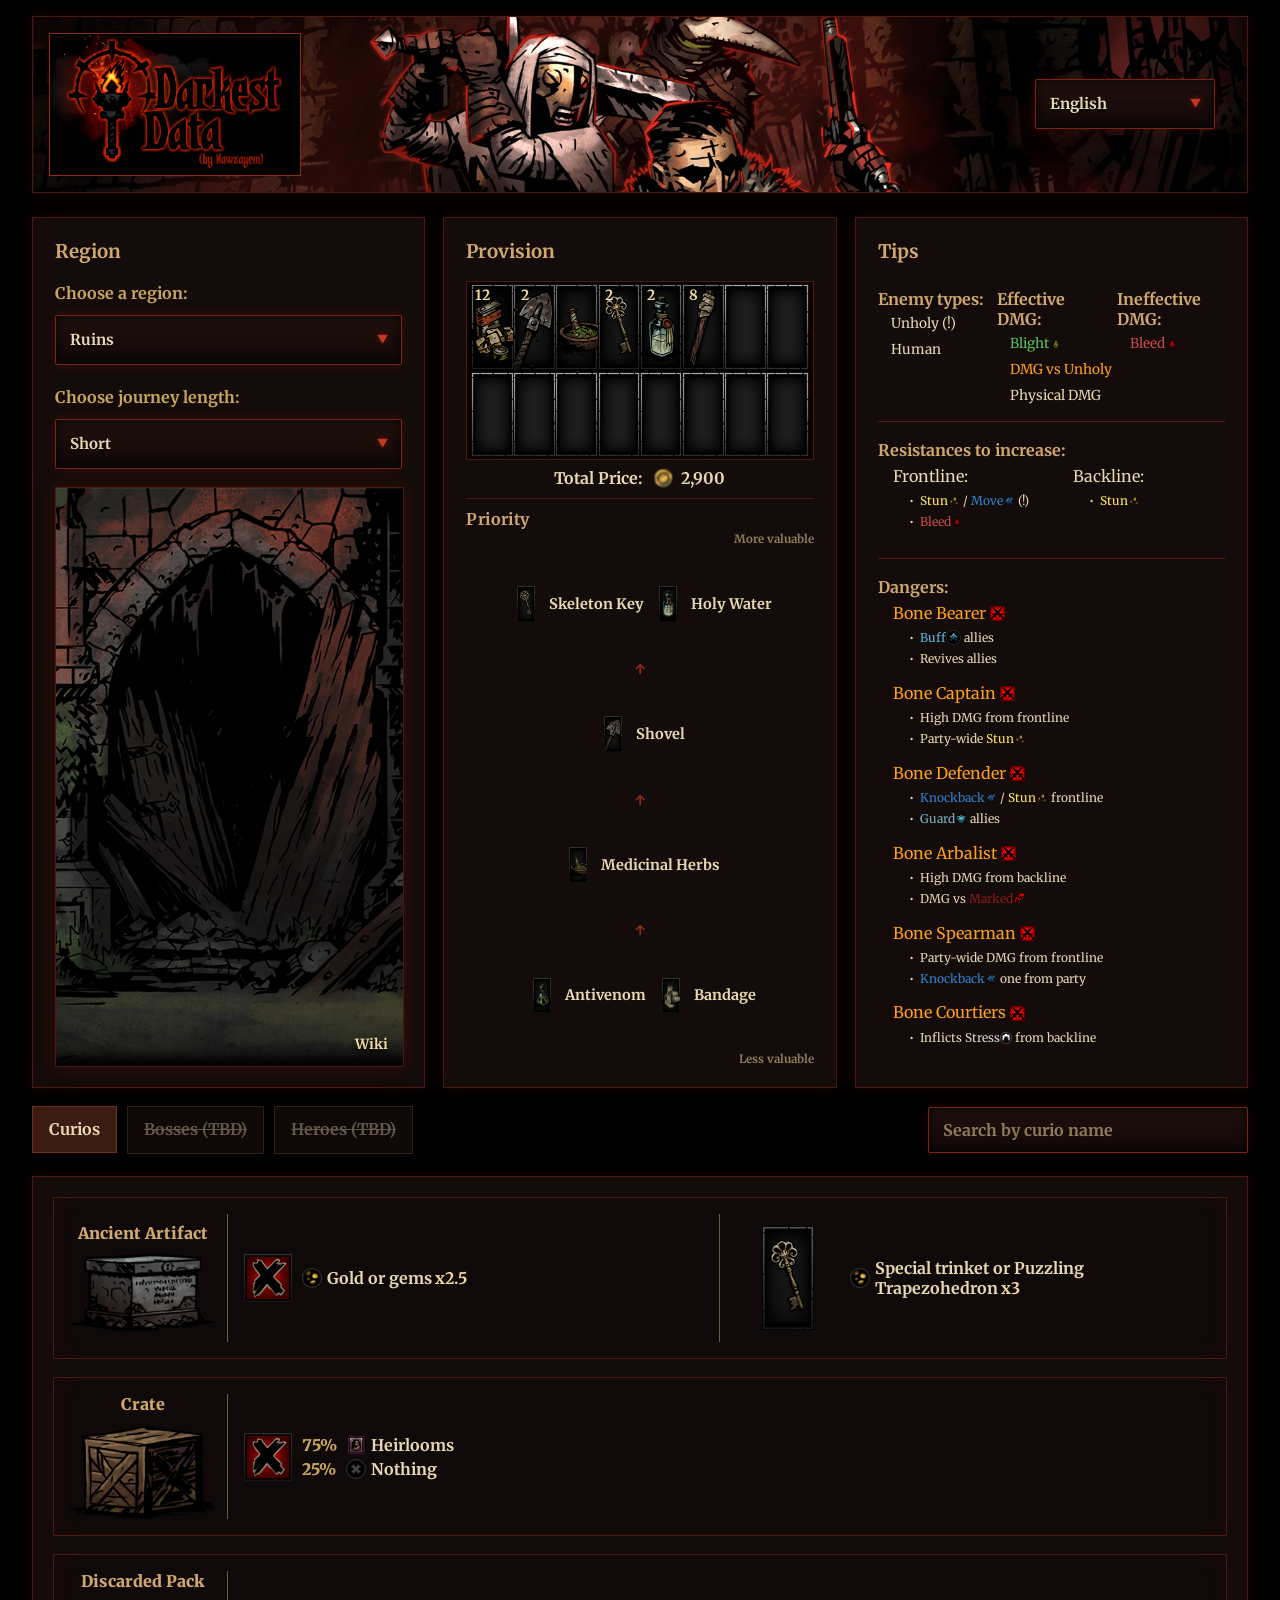
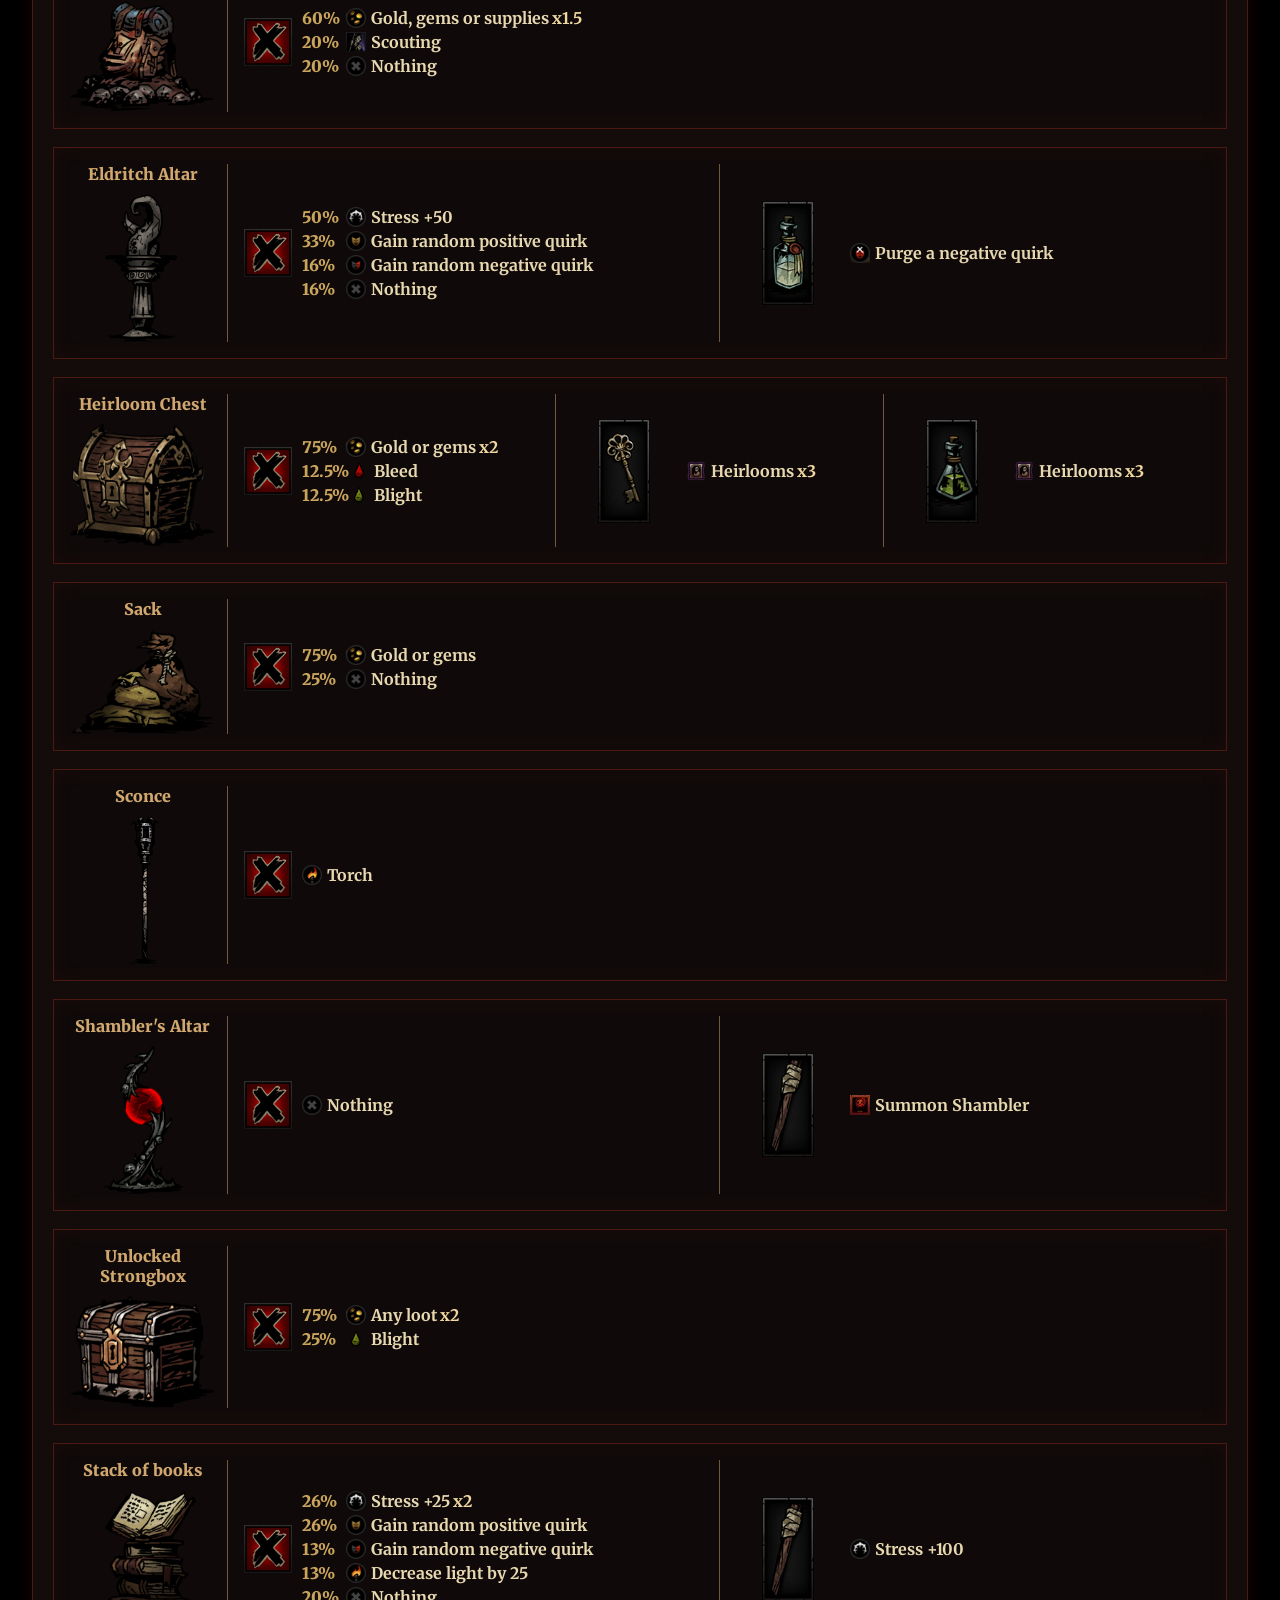
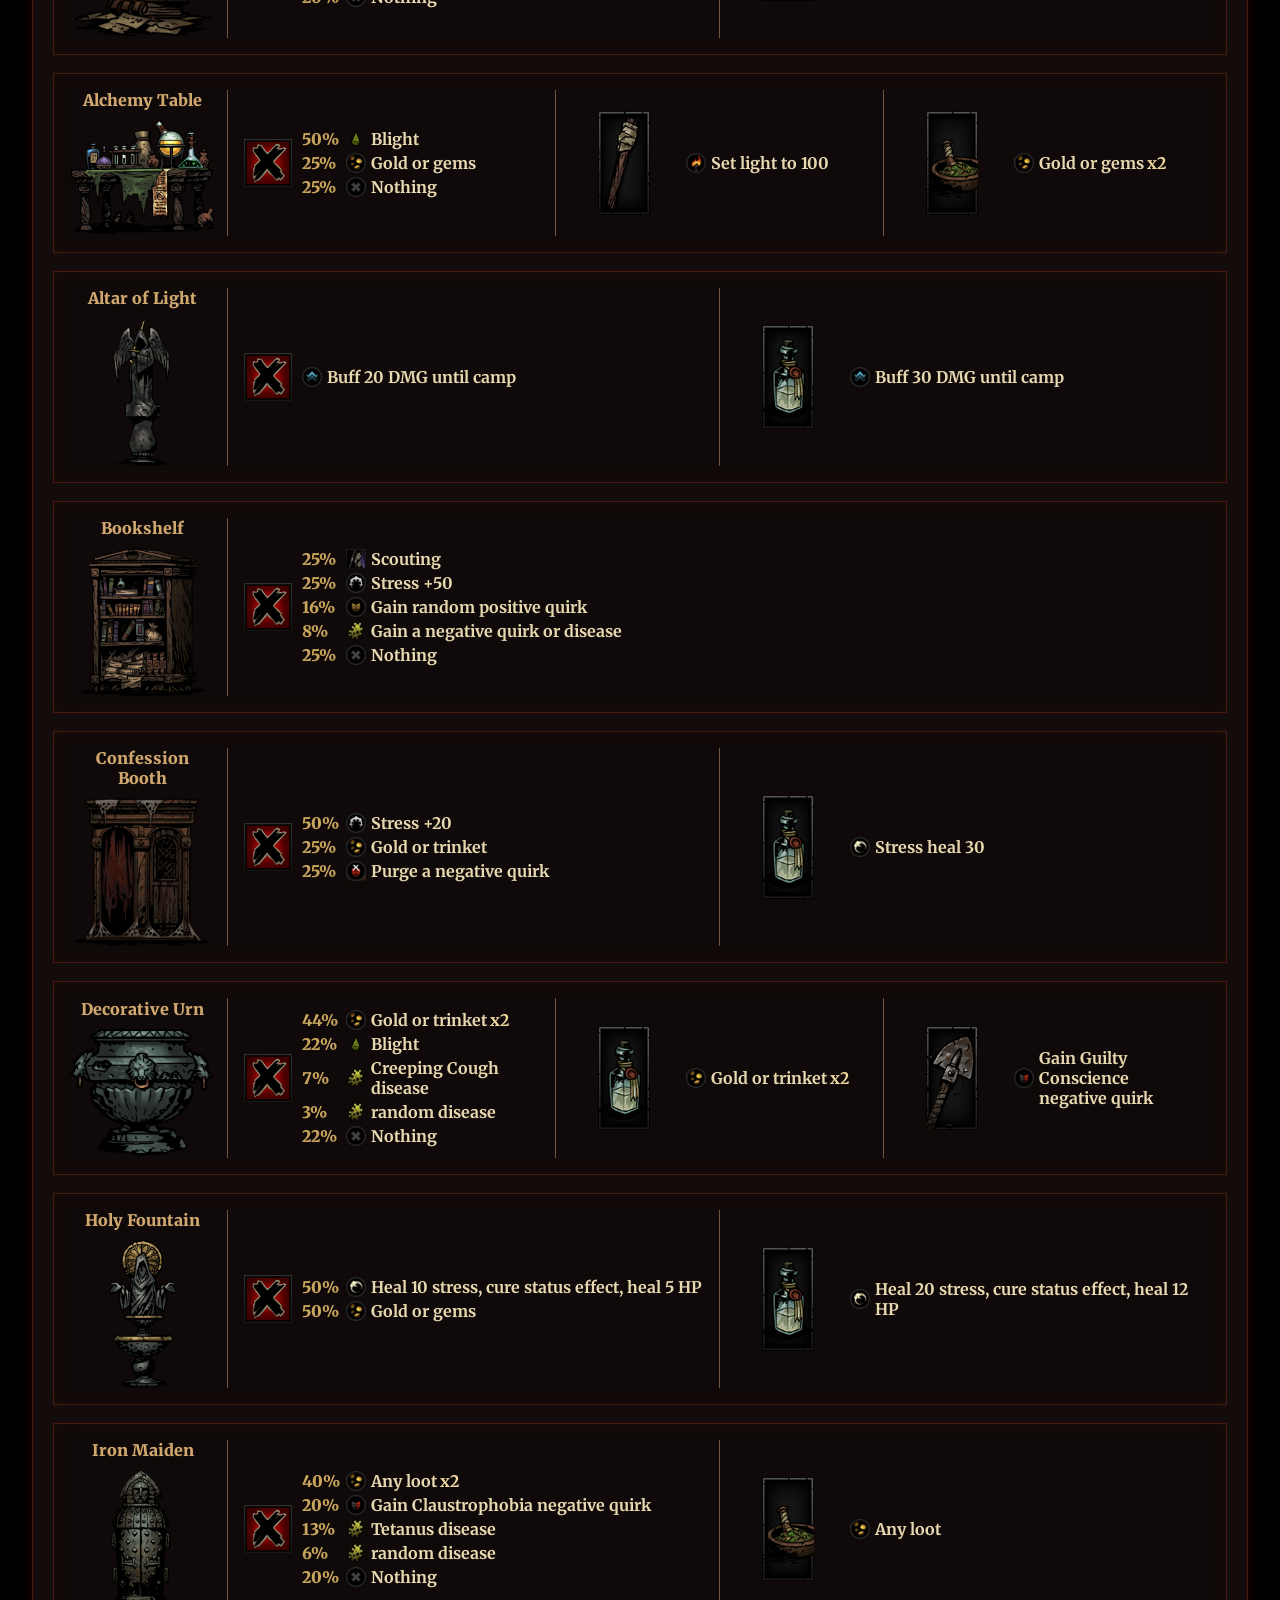
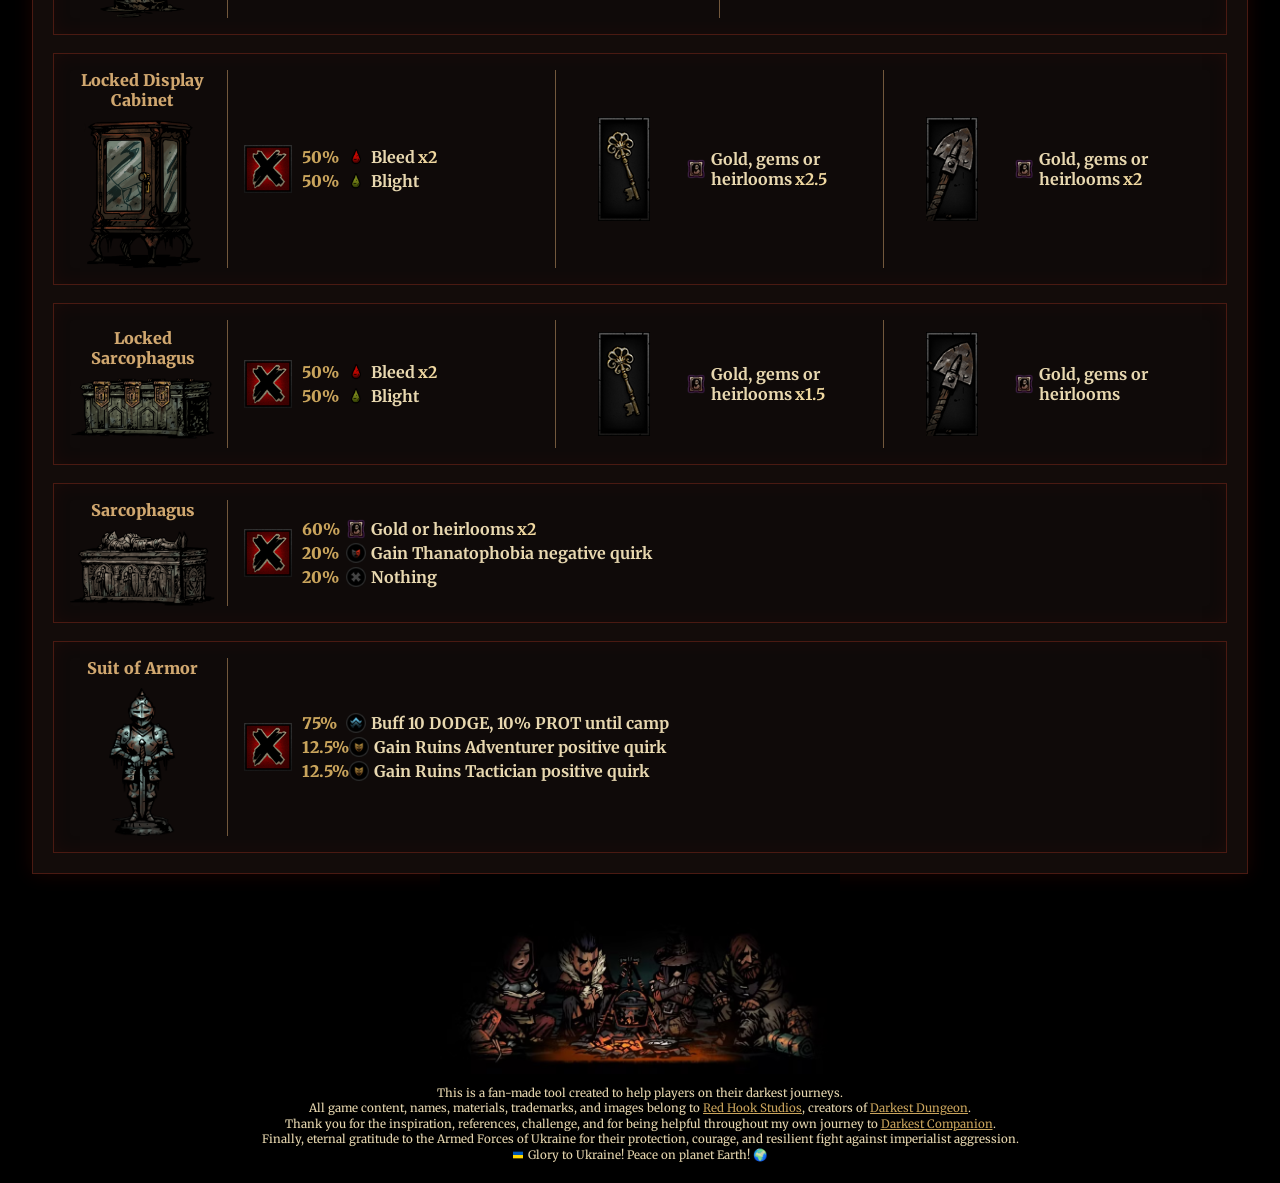
<file: index.html>
<!DOCTYPE html>
<html lang="en">
<head>
  <meta charset="UTF-8" />
  <meta name="viewport" content="width=device-width, initial-scale=1.0" />
  <title>Darkest Data</title>
  <base href="src/" />
  <!-- Styles CSS -->
  <link rel="stylesheet" href="styles.css" />

  <!-- Fonts -->
  <link rel="preconnect" href="https://fonts.googleapis.com">
  <link rel="preconnect" href="https://fonts.gstatic.com" crossorigin>
  <link href="https://fonts.googleapis.com/css2?family=Merriweather:wght@400;700;900&display=swap" rel="stylesheet">
</head>
<body>
  <div class="top-bar">
    <div class="top-bar-content">
      <div class="top-bar-locale">
        <div class="logo-wrapper">
          <img src="img/logo.png" alt="Darkest Data logo" />
        </div>
        <div class="select-wrapper locale-select-wrapper">
          <select id="locale-select" name="locale" class="dark-select">
            <option value="en">English</option>
          </select>
        </div>
      </div>
    </div>
  </div>
  <!-- <header>
    <h1>Title: Darkest Data</h1>
    <p>Unofficial fan guide for provisions, bosses, and dungeon planning.</p>
  </header> -->

  <main>
    <section>
      <!-- <h2>Select: Region, longevity</h2> -->
      <div class="region-panels">
        <div class="region-panel">
          <h3 id="region-heading">Region</h3>
          <label for="region-select" class="select-label" id="region-label">Choose a region:</label>
          <div class="select-wrapper">
            <select id="region-select" name="region" class="dark-select">
              <optgroup label="Standart">
                <option value="ruins">Ruins</option>
                <option value="warrens">Warrens</option>
                <option value="cove">Cove</option>
                <option value="weald">Weald</option>
                <option value="darkest">Darkest Dungeon</option>
              </optgroup>
              <optgroup label="Special Events">
                <option value="hamlet">Hamlet (Wolves at the door)</option>
                <option value="weald-shrieker">Weald (Shrieker)</option>
              </optgroup>
              <optgroup label="DLC">
                <option value="courtyard">Courtyard</option>
                <option value="farmstead">Farmstead</option>
              </optgroup>
            </select>
          </div>
        <br />
          <label id="longevity-label" for="longevity-select" class="select-label">Choose longevity:</label>
          <div class="select-wrapper">
            <select id="longevity-select" name="longevity" class="dark-select"></select>
          </div>
          <div class="region-display" aria-live="polite">
            <a id="region-preview-link" href="https://darkestdungeon.fandom.com/wiki/Ruins" target="_blank" rel="noopener noreferrer" data-label="Wiki">
              <img id="region-preview" src="img/regions/ruins.png" alt="Ruins region preview" />
            </a>
          </div>
        </div>
        <div class="region-panel">
          <h3 id="provision-heading">Provision</h3>
          <div id="region-provision-grid" class="provision-grid" aria-live="polite"></div>
          <div id="region-provision-total" class="provision-total" aria-live="polite">
            <span class="provision-total-label">Total Price:</span>
            <img src="img/provision/coin.png" alt="Coin" class="provision-total-icon" />
            <span id="region-provision-total-value">0</span>
          </div>
          <p id="region-provision">Bring torches, food, and medicine to survive the darkness.</p>
          <div id="region-provision-priority" class="provision-priority" hidden>
            <div class="provision-priority-heading">Priority</div>
            <div class="provision-priority-note provision-priority-note--top" aria-hidden="true">
              <span>More valuable</span>
            </div>
            <div id="region-provision-priority-list" class="provision-priority-list" aria-live="polite"></div>
            <div class="provision-priority-note provision-priority-note--bottom" aria-hidden="true">
              <span>Less valuable</span>
            </div>
          </div>
        </div>
        <div class="region-panel">
          <h3 id="tips-heading">Tips</h3>
          <div id="region-tips" class="region-tips">Watch your stress and learn enemy patterns for better runs.</div>
        </div>
      </div>
    </section>

    <section>
      <!-- <h2>Boss Comps for the region</h2> -->
      <div class="boss-tabs">
        <div class="boss-tab-header">
          <div class="boss-tab-buttons" role="tablist" aria-label="Boss comps tabs">
            <button id="curios-tab" type="button" class="boss-tab-button active" data-boss-tab="curios" role="tab" aria-selected="true">Curios</button>
            <button id="bosses-tab" type="button" class="boss-tab-button" data-boss-tab="bosses" role="tab" aria-selected="false" aria-disabled="true" disabled>Bosses (TBD)</button>
            <button id="heroes-tab" type="button" class="boss-tab-button" data-boss-tab="heroes" role="tab" aria-selected="false" aria-disabled="true" disabled>Heroes (TBD)</button>
          </div>
          <label class="curios-search" for="curio-search">
            <!-- <span class="curios-search-label">Search curios</span> -->
            <input id="curio-search" class="curios-search-input" type="search" placeholder="Search by curio name" autocomplete="off" />
          </label>
        </div>
        <div class="boss-tab-panel active" data-boss-panel="curios" role="tabpanel">
          <div class="curios-panel">
            <div id="curios-panel-text" class="curios-panel-results" aria-live="polite"></div>
          </div>
        </div>
        <div class="boss-tab-panel" data-boss-panel="bosses" role="tabpanel" hidden>
          <p id="bosses-panel-text">Bosses content goes here</p>
        </div>
        <div class="boss-tab-panel" data-boss-panel="heroes" role="tabpanel" hidden>
          <p id="heroes-panel-text">Heroes content goes here</p>
        </div>
      </div>
    </section>
  </main>

  <footer>
    <img src="img/footer.png" alt="Footer" />
    <p>This is an unofficial fan-made guide. Not affiliated with Red Hook Studios.</p>
  </footer>

  <button id="scroll-top-btn" class="scroll-top-btn" aria-label="Scroll to top" hidden><img src="img/effects/Buff.curio_tracker.webp" alt="" aria-hidden="true"></button>

  <script src="provisionData.js"></script>
  <script src="provisionPriorityData.js"></script>
  <script src="tipsData.js"></script>
  <script src="navigationUrls.js"></script>
  <script src="i18n.js"></script>
  <script src="curiosData.js"></script>
  <script src="script.js"></script>
</body>
</html>
</file>
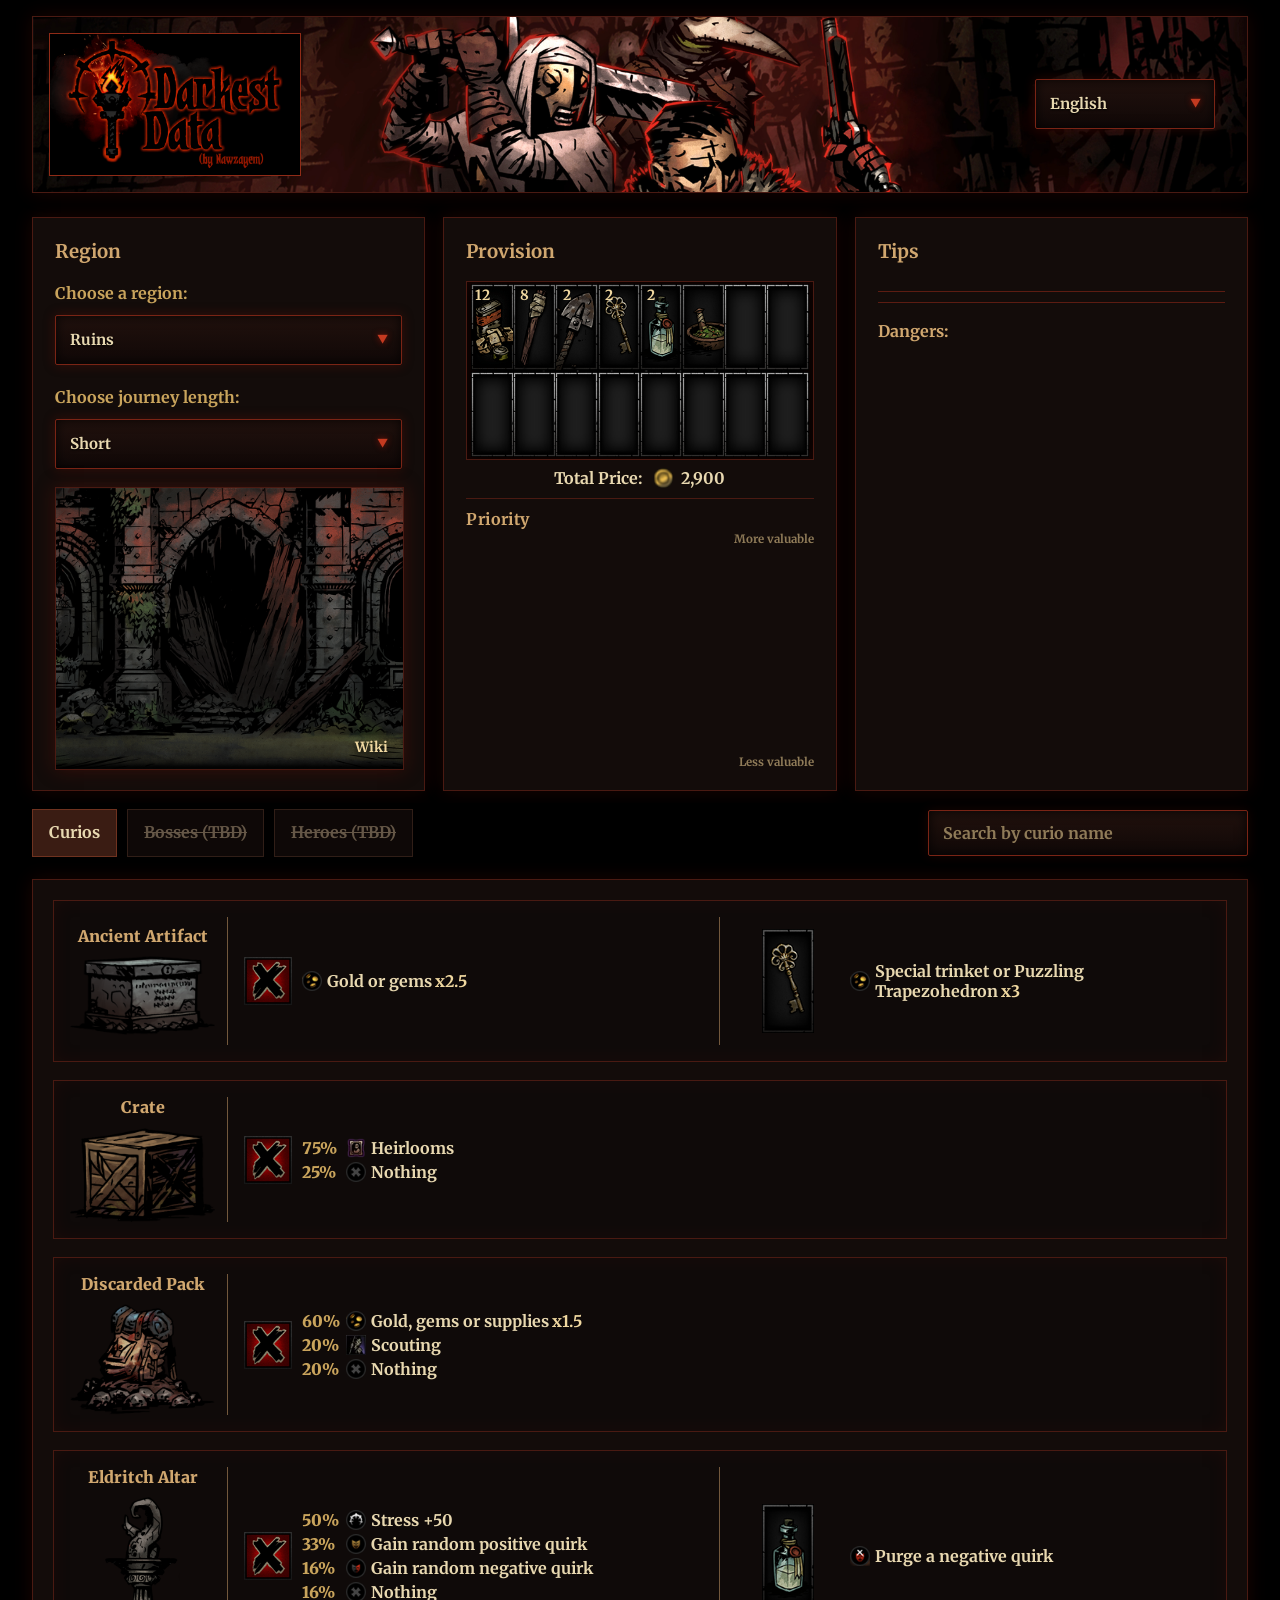
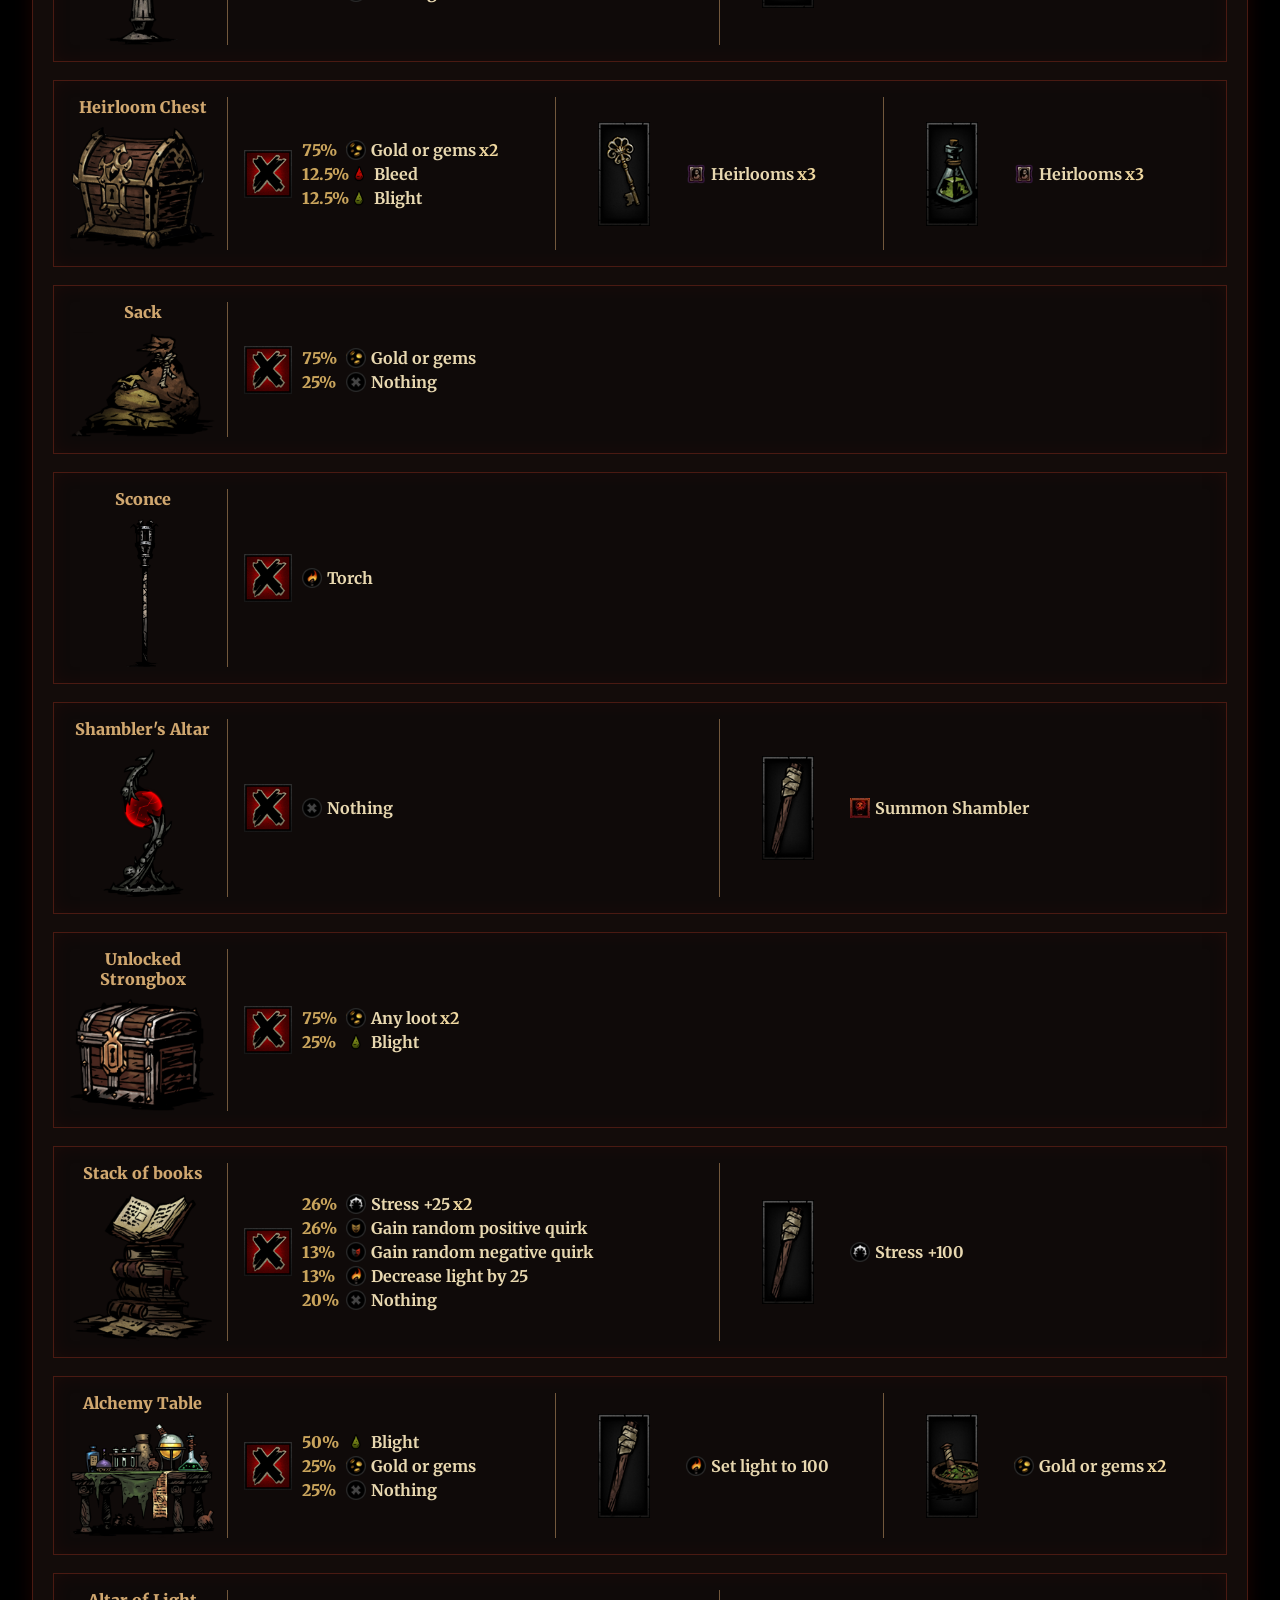
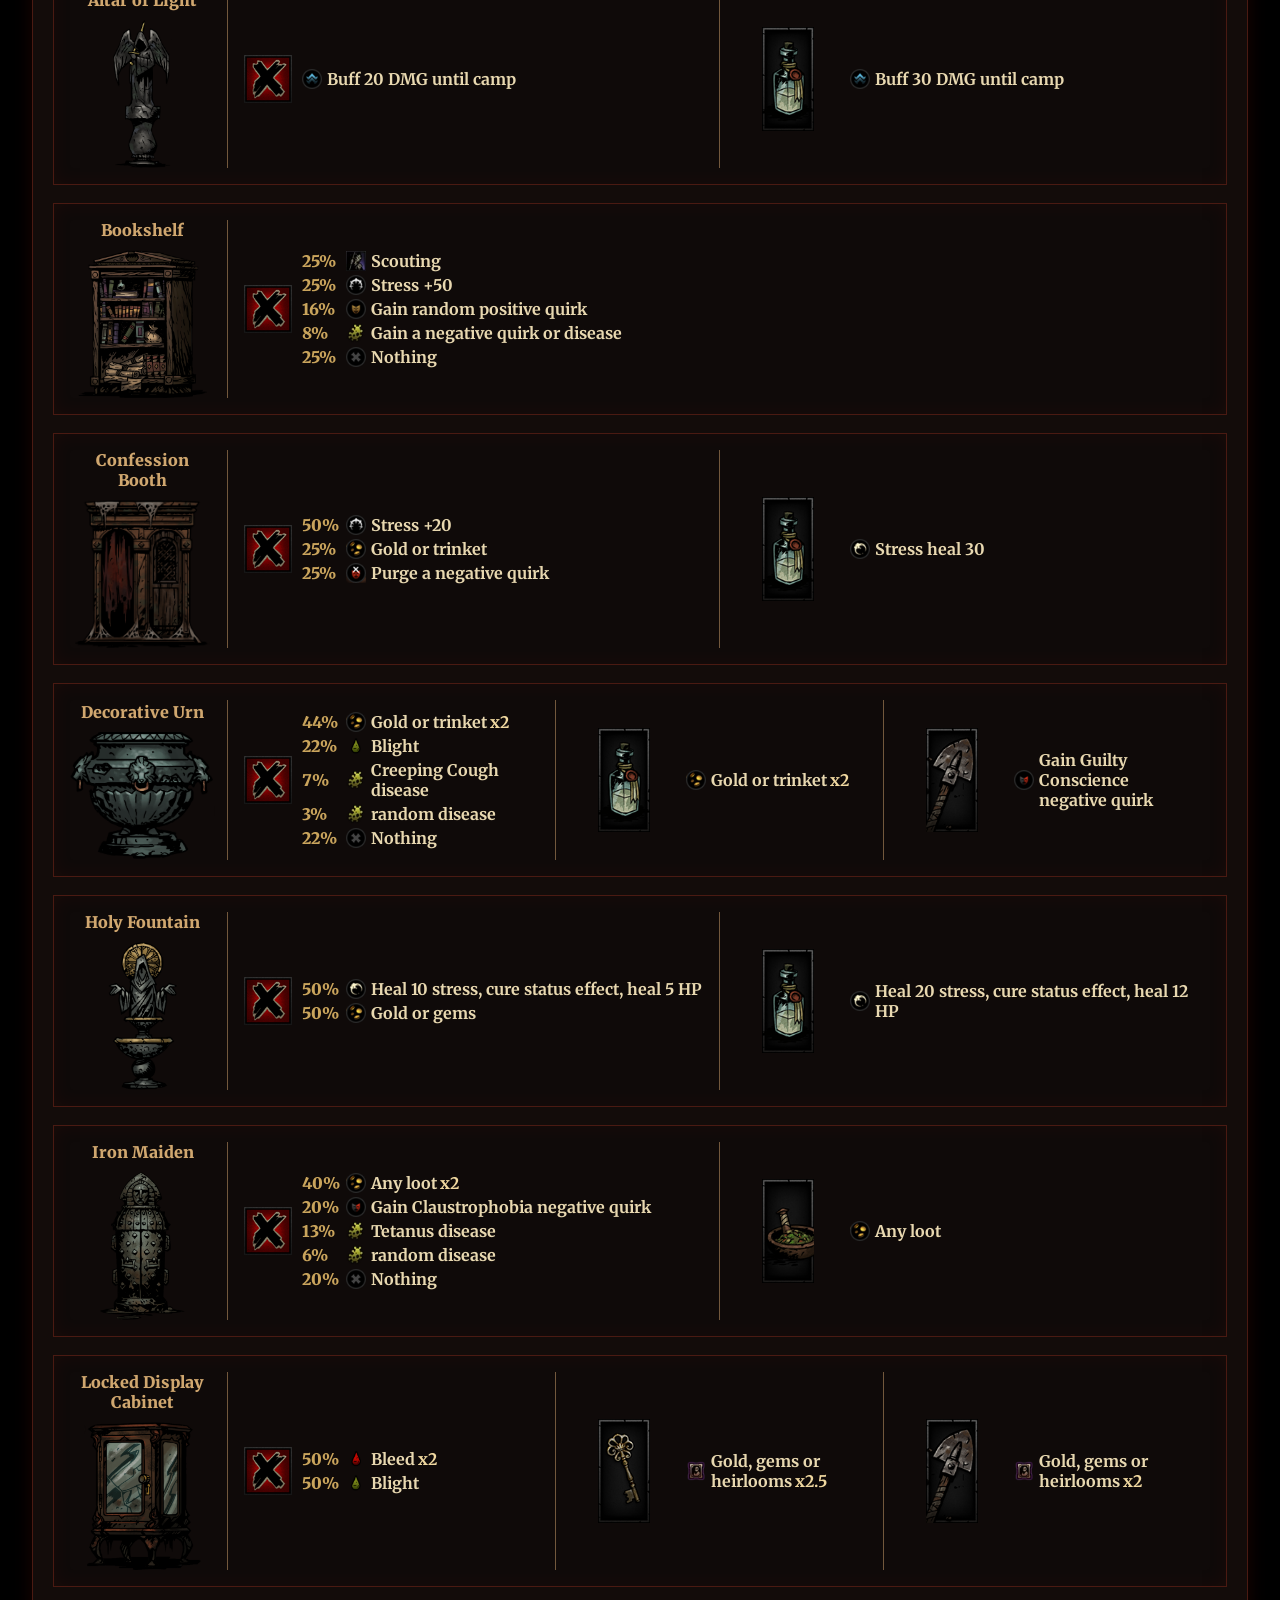
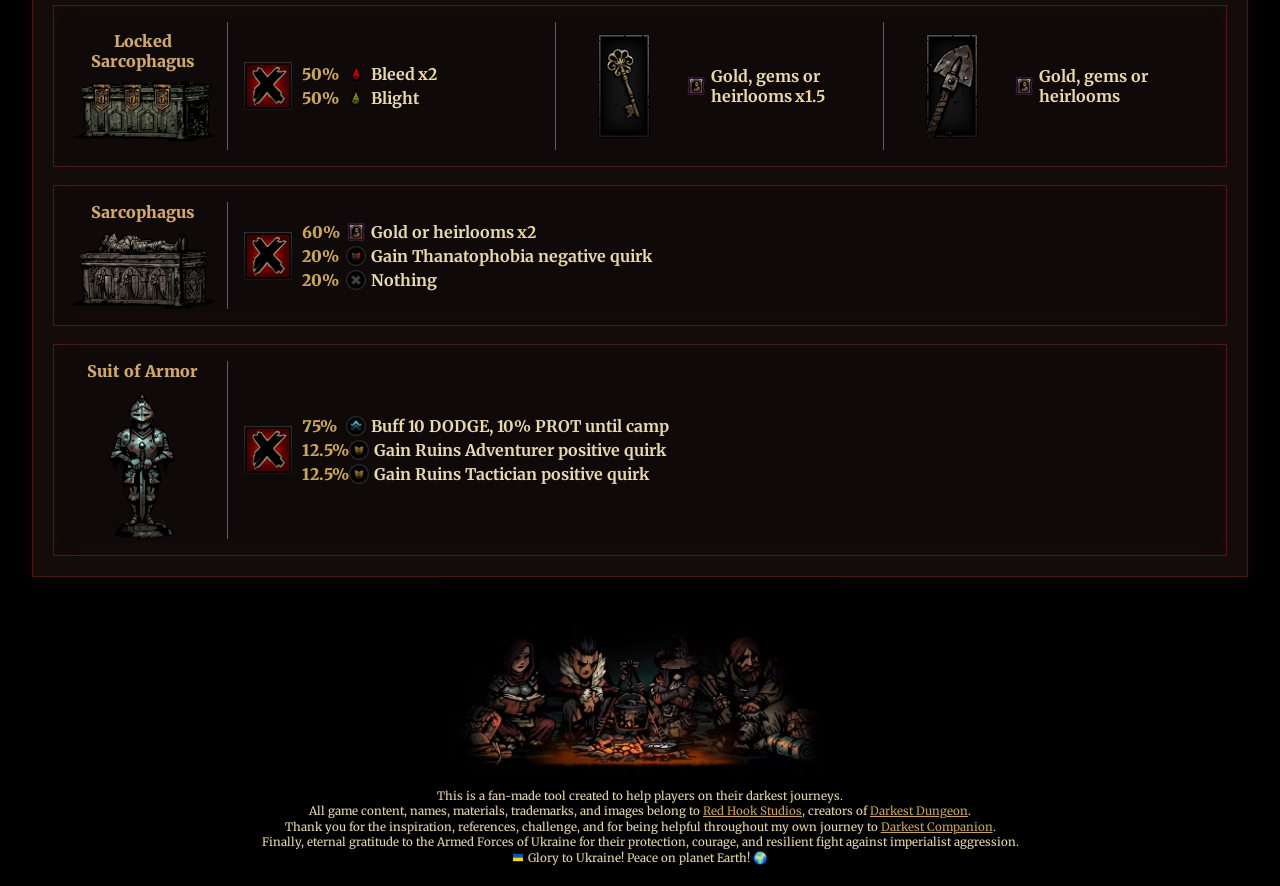
<file: src/index.html>
<!DOCTYPE html>
<html lang="en">
<head>
  <meta charset="UTF-8" />
  <meta name="viewport" content="width=device-width, initial-scale=1.0" />
  <title>Darkest Data</title>
  <!-- Styles CSS -->
  <link rel="stylesheet" href="styles.css" />

  <!-- Fonts -->
  <link rel="preconnect" href="https://fonts.googleapis.com">
  <link rel="preconnect" href="https://fonts.gstatic.com" crossorigin>
  <link href="https://fonts.googleapis.com/css2?family=Merriweather:wght@400;700;900&display=swap" rel="stylesheet">
</head>
<body>
  <div class="top-bar">
    <div class="top-bar-content">
      <div class="top-bar-locale">
        <div class="logo-wrapper">
          <img src="img/logo.png" alt="Darkest Data logo" />
        </div>
        <div class="select-wrapper locale-select-wrapper">
          <select id="locale-select" name="locale" class="dark-select">
            <option value="en">English</option>
          </select>
        </div>
      </div>
    </div>
  </div>
  <!-- <header>
    <h1>Title: Darkest Data</h1>
    <p>Unofficial fan guide for provisions, bosses, and dungeon planning.</p>
  </header> -->

  <main>
    <section>
      <!-- <h2>Select: Region, longevity</h2> -->
      <div class="region-panels">
        <div class="region-panel">
          <h3 id="region-heading">Region</h3>
          <label for="region-select" class="select-label" id="region-label">Choose a region:</label>
          <div class="select-wrapper">
            <select id="region-select" name="region" class="dark-select">
              <option value="ruins">Ruins</option>
              <option value="warrens">Warrens</option>
              <option value="cove">Cove</option>
              <option value="weald">Weald</option>
              <option value="town">Town</option>
              <option value="crimson-court">Crimson Court</option>
              <option value="color-of-madness">Color of Madness</option>
              <option value="darkest">Darkest Dungeon</option>
            </select>
          </div>
        <br />
          <label id="longevity-label" for="longevity-select" class="select-label">Choose longevity:</label>
          <div class="select-wrapper">
            <select id="longevity-select" name="longevity" class="dark-select"></select>
          </div>
          <div class="region-display" aria-live="polite">
            <a id="region-preview-link" href="https://darkestdungeon.fandom.com/wiki/Ruins" target="_blank" rel="noopener noreferrer" data-label="Wiki">
              <img id="region-preview" src="img/regions/ruins.png" alt="Ruins region preview" />
            </a>
          </div>
        </div>
        <div class="region-panel">
          <h3 id="provision-heading">Provision</h3>
          <div id="region-provision-grid" class="provision-grid" aria-live="polite"></div>
          <div id="region-provision-total" class="provision-total" aria-live="polite">
            <span class="provision-total-label">Total Price:</span>
            <img src="img/provision/coin.png" alt="Coin" class="provision-total-icon" />
            <span id="region-provision-total-value">0</span>
          </div>
          <p id="region-provision">Bring torches, food, and medicine to survive the darkness.</p>
          <div id="region-provision-priority" class="provision-priority" hidden>
            <div class="provision-priority-heading">Priority</div>
            <div class="provision-priority-note provision-priority-note--top" aria-hidden="true">
              <span>More valuable</span>
            </div>
            <div id="region-provision-priority-list" class="provision-priority-list" aria-live="polite"></div>
            <div class="provision-priority-note provision-priority-note--bottom" aria-hidden="true">
              <span>Less valuable</span>
            </div>
          </div>
        </div>
        <div class="region-panel">
          <h3 id="tips-heading">Tips</h3>
          <div id="region-tips" class="region-tips">Watch your stress and learn enemy patterns for better runs.</div>
        </div>
      </div>
    </section>

    <section>
      <!-- <h2>Boss Comps for the region</h2> -->
      <div class="boss-tabs">
        <div class="boss-tab-header">
          <div class="boss-tab-buttons" role="tablist" aria-label="Boss comps tabs">
            <button id="curios-tab" type="button" class="boss-tab-button active" data-boss-tab="curios" role="tab" aria-selected="true">Curios</button>
            <button id="bosses-tab" type="button" class="boss-tab-button" data-boss-tab="bosses" role="tab" aria-selected="false" aria-disabled="true" disabled>Bosses (TBD)</button>
            <button id="heroes-tab" type="button" class="boss-tab-button" data-boss-tab="heroes" role="tab" aria-selected="false" aria-disabled="true" disabled>Heroes (TBD)</button>
          </div>
          <label class="curios-search" for="curio-search">
            <!-- <span class="curios-search-label">Search curios</span> -->
            <input id="curio-search" class="curios-search-input" type="search" placeholder="Search by curio name" autocomplete="off" />
          </label>
        </div>
        <div class="boss-tab-panel active" data-boss-panel="curios" role="tabpanel">
          <div class="curios-panel">
            <div id="curios-panel-text" class="curios-panel-results" aria-live="polite"></div>
          </div>
        </div>
        <div class="boss-tab-panel" data-boss-panel="bosses" role="tabpanel" hidden>
          <p id="bosses-panel-text">Bosses content goes here</p>
        </div>
        <div class="boss-tab-panel" data-boss-panel="heroes" role="tabpanel" hidden>
          <p id="heroes-panel-text">Heroes content goes here</p>
        </div>
      </div>
    </section>
  </main>

  <footer>
    <img src="img/footer.png" alt="Footer" />
    <p>This is an unofficial fan-made guide. Not affiliated with Red Hook Studios.</p>
  </footer>

  <script src="data.js"></script>
  <script src="i18n.js"></script>
  <script src="curiosData.js"></script>
  <script src="script.js"></script>
</body>
</html>
</file>
<file: src/styles.css>
html, body {
  margin: 0;
  min-height: 100vh;
  background: #000000;
  color: #e8d8b0;
  font-family: "Merriweather", Georgia, serif;
  padding: 0 16px 4px;
}

h1,
h2,
h3,
button,
select,
.tab {
  font-family: "Merriweather", Georgia, serif;
}

h1 {
  font-size: 48px;
  font-weight: 900;
  letter-spacing: 1px;
  color: #d6401f;
  text-shadow:
    0 0 6px #7a1308,
    0 0 14px #3a0502;
}

h2 {
  font-size: 28px;
  font-weight: 900;
  color: #c9a45c;
  border-bottom: 1px solid #5c1c12;
  padding-bottom: 8px;
}

p,
li,
label,
select,
button {
  font-size: 16px;
  line-height: 1.6;
}

button {
  background: #2a0d09;
  color: #f0d8a0;
  border: 1px solid #8f2b17;
  padding: 10px 16px;
  cursor: pointer;
  font-weight: 700;
}

button:hover {
  background: #4a130c;
}

.card {
  background: #130c0a;
  grid-template-columns: 145px minmax(0, 1fr);
  gap: 0;
  align-items: stretch;
  box-shadow: 0 0 18px rgba(120, 20, 10, 0.35);
}

.top-bar {
  position: relative;
  margin-top: 16px;
  min-height: 160px;
  overflow: hidden;
  border-radius: 0;
  border: 1px solid #4a1a12;
  justify-content: center;
  box-shadow: 0 0 18px rgba(120, 20, 10, 0.22);
  background-image: url('img/header.png');
  background-size: cover;
  background-position: center center;
  width: auto;
  min-height: 100%;
  padding-right: 16px;
  background-repeat: no-repeat;
}

.top-bar-content {
  width: 100%;
  box-sizing: border-box;
  position: relative;
  z-index: 1;
  display: flex;
  align-items: center;
  justify-content: space-between;
  flex-wrap: wrap;
  gap: 16px;
  padding: 16px;
}

.top-bar-locale {
  display: flex;
  align-items: center;
  justify-content: space-between;
  gap: 16px;
  width: 100%;
  flex: 1 1 0;
  min-width: 0;
}

.logo-wrapper {
  display: block;
  width: clamp(180px, 30vw, 250px);
  max-width: 60%;
  margin: 0;
  background: rgba(0, 0, 0, 0.7);
  padding: 0;
  border: 1px solid #8f2b17;
  border-radius: 0;
  overflow: hidden;
  --logo-scale: 1.1;
  --logo-x: 0px;
  --logo-y: -7px;
  background-position: center center;
}

.logo-wrapper img {
  display: block;
  width: 100%;
  height: auto;
  border-radius: inherit;
  transform: translate(var(--logo-x), var(--logo-y)) scale(var(--logo-scale));
  transform-origin: center;
}

.locale-select-wrapper {
  width: clamp(140px, 18vw, 180px);
  max-width: 100%;
  margin-left: auto;
  flex: 0 1 180px;
}

.select-label {
  display: block;
  margin-bottom: 8px;
  color: #c9a45c;
  font-weight: 700;
}

footer {
  text-align: center;
}

.scroll-top-btn {
  position: fixed;
  bottom: 72px;
  right: 72px;
  width: 56px;
  height: 56px;
  background: #1b110d;
  color: #f0d8a0;
  border: 1px solid #8f2b17;
  font-size: 22px;
  line-height: 1;
  cursor: pointer;
  z-index: 200;
  box-shadow: 0 4px 14px rgba(0, 0, 0, 0.55);
  transition: background 140ms ease, color 140ms ease, opacity 140ms ease;
  display: flex;
  align-items: center;
  justify-content: center;
  opacity: 0.85;
}

.scroll-top-btn img {
  width: 38px;
  height: 38px;
  object-fit: contain;
  display: block;
}

.scroll-top-btn:hover {
  background: #3a1c13;
  color: #fff;
  opacity: 1;
}

.scroll-top-btn[hidden] {
  display: none;
}

footer p {
  font-size: 0.72rem;
  line-height: 1.35;
}

footer a,
footer a:visited {
  color: #c9a45c;
}

footer a:hover {
  color: #f0d8a0;
}

footer > img:not(.footer-flag) {
  display: block;
  width: 400px;
  max-width: 45%;
  margin: 0 auto 12px;
}

footer img.footer-flag {
  display: inline-block;
  width: 0.9em;
  height: 0.9em;
  vertical-align: -0.08em;
  margin: 0 0.18em 0 0;
}

.region-display {
  margin-top: 18px;
  text-align: center;
}

.region-display a {
  display: inline-block;
}

.region-display img {
  display: inline-block;
  width: 100%;
  max-width: 640px;
  border: 1px solid #4a1a12;
  box-shadow: 0 0 18px rgba(120, 20, 10, 0.35);
}

@media (max-width: 700px) {
  .top-bar-content {
    justify-content: center;
  }

  .top-bar-locale {
    justify-content: center;
    flex-wrap: wrap;
  }

  .locale-select-wrapper {
    margin-left: 0;
  }
}

@media (min-width: 1500px) and (min-height: 850px) {
  .top-bar {
    margin-top: 8px;
    min-height: 118px;
  }

  .top-bar-content {
    gap: 8px;
    padding: 8px 12px;
  }

  .logo-wrapper {
    width: clamp(155px, 19vw, 205px);
  }

  .region-panels {
    margin-top: 10px;
    gap: 10px;
  }

  .region-panel {
    padding: 14px;
  }

  .region-panel .region-display {
    margin-top: 10px;
    min-height: clamp(120px, 13vw, 180px);
  }

  .region-panel p {
    font-size: 14px;
  }

  .boss-tabs {
    margin-top: 6px;
  }

  .boss-tab-header {
    margin-bottom: 6px;
  }

  .region-tips strong {
    margin: 5px 0 2px;
  }

  .region-tips ul {
    margin-bottom: 3px;
  }

  .region-tips li {
    margin-bottom: 1px;
  }
}

.region-panels {
  display: grid;
  grid-template-columns: repeat(3, minmax(260px, 1fr));
  gap: 18px;
  margin-top: 24px;
  align-items: stretch;
}

@media (max-width: 1100px) {
  .region-panels {
    grid-template-columns: repeat(2, minmax(260px, 1fr));
  }

  .region-panels .region-panel:nth-child(3) {
    grid-column: 1 / -1;
    justify-self: stretch;
    width: auto;
  }
}

@media (max-width: 700px) {
  .region-panels {
    grid-template-columns: 1fr;
  }

  .region-panels .region-panel:nth-child(3) {
    grid-column: auto;
    justify-self: stretch;
    width: auto;
  }

  .top-bar-content {
    justify-content: center;
  }

  .top-bar-locale {
    justify-content: center;
    flex-wrap: wrap;
  }

  .locale-select-wrapper {
    margin-left: 0;
  }
}

.region-panel {
  background: #130c0a;
  border: 1px solid #4a1a12;
  padding: 22px;
  box-shadow: 0 0 18px rgba(120, 20, 10, 0.22);
  display: flex;
  flex-direction: column;
}

.region-panel .region-display {
  margin-top: 18px;
  text-align: center;
  flex: 1;
  min-height: clamp(180px, 22vw, 300px);
}

.region-panel .region-display a {
  position: relative;
  display: flex;
  width: 100%;
  height: 100%;
  text-decoration: none;
}

.region-panel .region-display a:hover {
  color: #f0d8a0;
}

.region-panel .region-display a:hover img {
  filter: brightness(1.12) saturate(1.2) contrast(1.05);
}

.region-panel .region-display a::after {
  content: attr(data-label);
  position: absolute;
  right: 14px;
  bottom: 14px;
  z-index: 2;
  color: #f0d8a0;
  font-weight: 700;
  font-size: 14px;
  line-height: 1;
  text-shadow: 0 2px 4px rgba(0, 0, 0, 0.85);
  pointer-events: none;
}

.top-bar-content {
  width: 100%;
  position: relative;
  z-index: 1;
  display: flex;
  align-items: center;
  justify-content: space-between;
  flex-wrap: wrap;
  gap: 16px;
  padding: 16px;
}
.region-panel .region-display img {
  display: block;
  width: 100%;
  height: 100%;
  object-fit: cover;
  border: 1px solid #4a1a12;
  box-shadow: 0 0 18px rgba(120, 20, 10, 0.35);
  transition: filter 160ms ease, transform 160ms ease;
}

.region-panel h3 {
  margin-top: 0;
  color: #d0a76f;
}

.region-panel p {
  margin-bottom: 0;
  color: #e8d8b0;
}

.provision-priority {
  flex: 1;
  min-height: 0;
  height: 100%;
  margin-top: 10px;
  padding-top: 10px;
  border-top: 1px solid #4a1a12;
  display: flex;
  flex-direction: column;
}

.provision-priority-heading {
  margin-bottom: 5px;
  color: #d0a76f;
  font-weight: 700;
  letter-spacing: 0.4px;
}

.provision-priority-list {
  flex: 1;
  min-height: 0;
  display: flex;
  flex-direction: column;
  align-items: center;
  justify-content: flex-start;
  gap: 0px;
  width: 100%;
}

.provision-priority-note {
  display: flex;
  align-items: center;
  justify-content: flex-end;
  gap: 5px;
  align-self: flex-end;
  width: fit-content;
  color: #8f7b58;
  font-size: 11.5px;
  font-weight: 700;
  line-height: 1;
  text-align: right;
}

.provision-priority-note--top {
  margin-bottom: 1px;
}

.provision-priority-note--bottom {
  margin-top: 1px;
}

.provision-priority-row {
  display: flex;
  align-items: center;
  justify-content: center;
  flex: 1 1 0;
  flex-wrap: nowrap;
  gap: clamp(4px, 0.5vw, 7px);
  width: fit-content;
  max-width: 100%;
  min-width: 0;
}

.provision-priority-arrow {
  color: #8f2b17;
  font-size: 16px;
  font-weight: 900;
  line-height: 1;
  text-align: center;
}

.provision-priority-item {
  display: inline-flex;
  align-items: center;
  gap: 0.35em;
  flex: 0 1 auto;
  min-width: 0;
  color: #e8d8b0;
  text-decoration: none;
  font-size: 14.5px;
  font-weight: 700;
  white-space: nowrap;
}

.provision-priority-item--food,
.provision-priority-item--food:visited,
.provision-priority-item--food:hover,
.provision-priority-item--food:active {
  color: #ff9f1c;
}

.provision-priority-item--food img {
  box-shadow: 0 0 0 2px #ff9f1c, 0 0 10px rgba(255, 159, 28, 0.65);
}

.provision-priority-item:hover {
  text-decoration: underline;
  text-decoration-color: currentColor;
  text-underline-offset: 3px;
}

.provision-priority-item:hover img {
  transform: scale(1.04);
}

.provision-priority-item img {
  display: block;
  width: clamp(34px, 2.8vw, 46px);
  height: clamp(34px, 2.8vw, 46px);
  object-fit: contain;
  transition: transform 140ms ease;
  flex: 0 0 auto;
}

.provision-priority-separator {
  color: #8f2b17;
  font-weight: 900;
  line-height: 1;
}

.region-tips {
  flex: 0 0 auto;
  color: #e8d8b0;
}



.region-tips strong {
  display: block;
  margin: 8px 0 4px;
  color: #d0a76f;
}

.region-tips ul {
  margin: 0 0 6px 0;
  padding: 0;
  list-style: none;
}

.region-tips li {
  position: relative;
  margin: 0 0 4px;
  padding-left: 0.95em;
}

.region-tips li::before {
  content: '';
  position: absolute;
  left: 0;
  color: inherit;
}

.tip-group {
  margin-bottom: 8px;
}

.tip-group ul {
  margin-bottom: 0;
}

.tip-triple {
  display: grid;
  grid-template-columns: repeat(3, minmax(0, 1fr));
  gap: 12px;
  align-items: start;
  margin-bottom: 8px;
}

.tip-triple .tip-group {
  margin-bottom: 0;
}

.tip-triple li {
  font-size: 0.85em;
}

.tip-danger-parent {
  margin-bottom: 2px;
}

.tip-danger-parent > span {
  display: inline-flex;
  align-items: center;
  gap: 0.28em;
  margin-bottom: 2px;
}

.tip-danger-stress {
  color: #f2f2f2;
}

.tip-danger-stress-label {
  display: inline-block;
}

.tip-danger-from {
  color: inherit;
}

.tip-danger-stress-icon {
  width: 0.95em;
  height: 0.95em;
  object-fit: contain;
  flex: 0 0 auto;
  filter: brightness(1.9) saturate(1.35);
}

.tip-danger-sublist {
  padding: 0;
}

.region-tips .tip-danger-sublist {
  margin: 2px 0 0 1em;
  padding: 0;
}

.tip-danger-sublist li {
  margin-bottom: 2px;
  font-size: 0.75em;
}

.tip-danger-sublist li::before {
  content: '•';
}

.tip-pair {
  display: grid;
  grid-template-columns: repeat(auto-fit, minmax(260px, 1fr));
  gap: 12px;
  align-items: start;
  margin-bottom: 8px;
}

.tip-pair .tip-group {
  margin-bottom: 0;
}

.tip-layout-grid {
  display: grid;
  grid-template-columns: 1fr;
  gap: 12px;
  align-items: start;
  margin-bottom: 8px;
  border-top: 1px solid #5c1c12;
  padding-top: 10px;
  margin-top: 10px;
}


.tip-group--dangers > ul > li {
  margin-bottom: 8px;
}

.tip-layout-grid > .tip-group--dangers {
  border-top: 1px solid #5c1c12;
  padding-top: 10px;
}

.tip-group--dangers > ul > li:last-child {
  margin-bottom: 0;
}

.tip-group--resistances > ul {
  display: grid;
  grid-template-columns: repeat(auto-fit, minmax(160px, 1fr));
  gap: 2px 12px;
  align-items: start;
}

.tip-group--dangers > ul {
  display: grid;
  grid-template-columns: repeat(auto-fill, minmax(200px, 1fr));
  gap: 2px 12px;
  align-items: start;
}

.tip-status {
  display: inline-flex;
  align-items: center;
  margin: 0;
}

.tip-status-icon {
  width: 1em;
  height: 1em;
  flex: 0 0 auto;
  object-fit: contain;
  vertical-align: -0.12em;
}

.tip-resistance-status,
.tip-recommendation-status {
  text-shadow:
    -1px -1px 0 #000,
    1px -1px 0 #000,
    -1px 1px 0 #000,
    1px 1px 0 #000;
}

.tip-resistance-status .tip-status-icon,
.tip-recommendation-status .tip-status-icon {
  filter:
    drop-shadow(1px 0 0 #000)
    drop-shadow(-1px 0 0 #000)
    drop-shadow(0 1px 0 #000)
    drop-shadow(0 -1px 0 #000);
}

.tip-status-blight {
  color: #5fbf58;
}

.tip-status-bleed {
  color: #c94a4a;
}

.tip-status-move {
  color: #3080d0;
}

.tip-status-stun {
  color: #ffe85b;
}

.tip-status-guardbreak {
  color: #ffb54a;
}

.tip-status-stress {
  color: #d9d9d9;
}

.tip-status-stress .tip-status-icon {
  filter: brightness(1.9) saturate(1.35);
}

.tip-status-horror {
  color: #d9d9d9;
}

.tip-status-horror .tip-status-icon {
  filter: brightness(1.9) saturate(1.35);
}

.tip-status-mark,
.tip-status-marks {
  color: #8b1a1a;
}

.tip-status-guard {
  color: #7ab3c8;
}

.tip-status-buff {
  color: #5cb8d8;
}

.tip-status-debuff {
  color: #ff9f1c;
}

.tip-status-heal {
  color: #58bf7a;
}

.tip-status-icon--buff {
  width: 1.25em;
  height: 1.25em;
  border-radius: 50%;
}

.tip-status-corpse-removal {
  color: #ffffff;
}

.tip-status-disease {
  color: #5d7e12;
}

.tip-status-scouting {
  color: #a070d8;
}

.tip-status-stealth {
  color: #7a67c2;
}

.tip-recommendation-status {
  text-shadow:
    -1px -1px 0 #000,
    1px -1px 0 #000,
    -1px 1px 0 #000,
    1px 1px 0 #000;
}

.tip-trinket {
  position: relative;
  display: inline-flex;
  align-items: center;
  gap: 0.25em;
  font-weight: 400;
  color: inherit;
}

.tip-trinket-label {
  white-space: nowrap;
  color: #ff9f1c;
  font-weight: 400;
}

.tip-trinket-card {
  position: absolute;
  right: calc(100% + 10px);
  top: 50%;
  display: flex;
  flex-direction: column;
  align-items: stretch;
  gap: 10px;
  width: max-content;
  max-width: min(380px, calc(100vw - 24px));
  max-height: calc(100vh - 24px);
  overflow-y: auto;
  padding: 12px 14px;
  transform: translateY(calc(-50% + var(--tooltip-shift-y, 0px)));
  background: rgba(16, 10, 8, 0.97);
  border: 1px solid #8f2b17;
  box-shadow: 0 10px 22px rgba(0, 0, 0, 0.55);
  opacity: 0;
  pointer-events: none;
  transition: opacity 140ms ease, transform 140ms ease;
  z-index: 110;
  scrollbar-width: none;
  -ms-overflow-style: none;
}

.tip-trinket-card::-webkit-scrollbar {
  display: none;
}

.tip-trinket-card::before {
  content: '';
  position: absolute;
  right: -6px;
  top: 50%;
  width: 12px;
  height: 12px;
  transform: translateY(-50%) rotate(45deg);
  background: rgba(16, 10, 8, 0.97);
  border-right: 1px solid #8f2b17;
  border-bottom: 1px solid #8f2b17;
  z-index: -1;
}

.tip-trinket-card.tooltip-card--right {
  left: calc(100% + 10px);
  right: auto;
}

.tip-trinket-card.tooltip-card--right::before {
  left: -6px;
  right: auto;
  transform: translateY(-50%) rotate(225deg);
}

.tip-trinket-entity {
  display: flex;
  align-items: center;
  gap: 14px;
  min-width: 0;
}

.tip-trinket-entity + .tip-trinket-entity {
  padding-top: 8px;
  border-top: 1px solid rgba(143, 43, 23, 0.45);
}

.tip-trinket-entity-media {
  display: flex;
  align-items: center;
  justify-content: center;
  flex: 0 0 auto;
}

.tip-trinket-entity-media img {
  display: block;
  max-width: 100%;
  max-height: 100%;
  margin: auto;
  object-fit: contain;
  object-position: center;
}

.tip-trinket-image {
  width: 76px;
  height: 76px;
  max-width: none;
  max-height: none;
  object-fit: cover;
  object-position: center top;
}

.tip-trinket-entity--hero .tip-trinket-entity-media {
  width: 76px;
  min-width: 76px;
}

.tip-trinket-entity--trinket .tip-trinket-entity-media {
  width: 76px;
  min-width: 76px;
  height: 76px;
  overflow: hidden;
}

.tip-trinket-entity--quirk .tip-trinket-entity-media {
  width: 76px;
  min-width: 76px;
}

.tip-trinket-entity--stun .tip-trinket-entity-media {
  width: 76px;
  min-width: 76px;
}

.tip-trinket-text {
  display: flex;
  flex-direction: column;
  justify-content: center;
  gap: 4px;
  flex: 1 1 0;
  min-width: 0;
  text-align: left;
  white-space: normal;
}

.tip-trinket-title {
  font-size: 1rem;
  font-weight: 400;
  color: #f3c27e;
}

.tip-trinket-stats {
  display: flex;
  flex-direction: column;
  gap: 2px;
  font-size: 0.8rem;
  font-weight: 400;
  color: #f2f2f2;
  white-space: normal;
  overflow-wrap: anywhere;
}

.tip-trinket-quirk {
  display: flex;
  align-items: center;
  justify-content: space-between;
  gap: 12px;
  padding-top: 6px;
  border-top: 1px solid rgba(143, 43, 23, 0.45);
}

.tip-trinket-quirk-icon {
  width: 72px;
  height: 72px;
  flex: 0 0 auto;
  image-rendering: auto;
}

.tip-trinket-stun-icon {
  width: 64px;
  height: 64px;
  flex: 0 0 auto;
  image-rendering: auto;
}

.tip-trinket-hero-icon {
  width: 64px;
  height: 64px;
  flex: 0 0 auto;
  image-rendering: auto;
}

.tip-trinket-quirk .tip-trinket-quirk-text {
  flex: 1 1 auto;
}

.tip-trinket-hero-text {
  display: flex;
  flex-direction: column;
  gap: 2px;
  min-width: 0;
  flex: 1 1 auto;
  font-size: 0.8rem;
  line-height: 1.25;
  color: #f2f2f2;
  font-weight: 400;
}

.tip-trinket-hero-text strong {
  color: #f3c27e;
  font-weight: 400;
}

.tip-trinket-quirk-text {
  display: flex;
  flex-direction: column;
  gap: 2px;
  min-width: 0;
  flex: 1 1 auto;
  font-size: 0.8rem;
  line-height: 1.25;
  color: #f2f2f2;
  font-weight: 400;
}

.tip-trinket-quirk-text strong {
  color: #f3c27e;
  font-weight: 400;
}

.tip-trinket-stun-text {
  display: flex;
  flex-direction: column;
  gap: 2px;
  min-width: 0;
  flex: 1 1 auto;
  font-size: 0.8rem;
  line-height: 1.25;
  color: #f2f2f2;
  font-weight: 400;
}

.tip-trinket-stun-text strong {
  color: #f3c27e;
  font-weight: 400;
}

.tip-trinket-quirk-text span {
  font-weight: inherit;
}

.tip-trinket-image {
  width: auto;
  height: 100%;
  flex: 0 0 auto;
  object-fit: contain;
  object-position: center;
  image-rendering: auto;
}

.tip-trinket:hover .tip-trinket-card,
.tip-trinket:focus-within .tip-trinket-card {
  opacity: 1;
  transform: translateY(calc(-50% + var(--tooltip-shift-y, 0px)));
}

.tip-trinket:hover .tip-trinket-card.tooltip-card--right,
.tip-trinket:focus-within .tip-trinket-card.tooltip-card--right {
  transform: translateY(calc(-50% + var(--tooltip-shift-y, 0px)));
}

.enemy-name {
  font-weight: 400;
  text-decoration: none;
}

.hero-name {
  font-weight: 400;
  text-decoration: none;
}

.tip-marked {
  display: inline-flex;
  align-items: center;
  gap: 0.28em;
}

.tip-marked-icon {
  width: 0.95em;
  height: 0.95em;
  flex: 0 0 auto;
  background-repeat: no-repeat;
  background-position: center;
  background-size: contain;
}

.tip-marked--enemy .tip-marked-icon {
  background-image: url('img/enemies/Marker_battle.webp');
}

.tip-marked--curio .tip-marked-icon {
  background-image: url('img/curios/Marker_curio.webp');
}

.tip-recommendation-food {
  color: #ff9f1c;
  font-weight: 400;
}

.tip-recommendation-food-wrap {
  position: relative;
  display: inline-flex;
  align-items: center;
  gap: 0.2em;
}

.tip-recommendation-food-link {
  color: #ff9f1c;
  text-decoration: none;
}

.tip-recommendation-food-card {
  position: absolute;
  left: 50%;
  bottom: calc(100% + 10px);
  display: flex;
  align-items: center;
  justify-content: center;
  width: fit-content;
  padding: 0;
  max-width: calc(100vw - 24px);
  max-height: calc(100vh - 24px);
  overflow-y: auto;
  transform: translateX(calc(-50% + var(--tooltip-shift-x, 0px)));
  background: rgba(16, 10, 8, 0.97);
  border: 1px solid #8f2b17;
  box-shadow: 0 10px 22px rgba(0, 0, 0, 0.55);
  opacity: 0;
  pointer-events: none;
  transition: opacity 140ms ease, transform 140ms ease;
  z-index: 110;
  scrollbar-width: none;
  -ms-overflow-style: none;
}

.tip-recommendation-food-card::-webkit-scrollbar {
  display: none;
}

.tip-recommendation-food-card::before {
  content: '';
  position: absolute;
  left: 50%;
  bottom: -6px;
  width: 12px;
  height: 12px;
  transform: translateX(-50%) rotate(45deg);
  background: rgba(16, 10, 8, 0.97);
  border-right: 1px solid #8f2b17;
  border-bottom: 1px solid #8f2b17;
  z-index: -1;
}

.tip-recommendation-food-card.tooltip-card--right {
  left: calc(100% + 10px);
  right: auto;
  bottom: auto;
  top: 50%;
  transform: translateY(calc(-50% + var(--tooltip-shift-y, 0px)));
}

.tip-recommendation-food-card.tooltip-card--right::before {
  left: -6px;
  right: auto;
  bottom: auto;
  top: 50%;
  transform: translateY(-50%) rotate(225deg);
}

.tip-recommendation-food-image {
  display: block;
  width: auto;
  height: auto;
  max-width: 110px;
  max-height: 110px;
  object-fit: contain;
}

.tip-recommendation-food-wrap:hover .tip-recommendation-food-card,
.tip-recommendation-food-wrap:focus-within .tip-recommendation-food-card {
  opacity: 1;
  transform: translateX(calc(-50% + var(--tooltip-shift-x, 0px)));
}

.tip-recommendation-food-wrap:hover .tip-recommendation-food-card.tooltip-card--right,
.tip-recommendation-food-wrap:focus-within .tip-recommendation-food-card.tooltip-card--right {
  transform: translateY(calc(-50% + var(--tooltip-shift-y, 0px)));
}

.hero-tip {
  position: relative;
  display: inline-flex;
  align-items: center;
  gap: 0.25em;
  color: #ff9f1c;
  text-decoration-color: inherit;
  cursor: help;
}

.enemy-tooltip {
  position: relative;
  cursor: help;
  color: #ff9f1c;
  text-decoration-color: inherit;
  text-decoration: none;
}

.region-tips a.enemy-tooltip,
.region-tips a.enemy-tooltip:visited,
.region-tips a.enemy-tooltip:hover,
.region-tips a.enemy-tooltip:active {
  color: #ff9f1c;
  text-decoration-color: inherit;
}

.hero-tip a.hero-name,
.hero-tip a.hero-name:visited,
.hero-tip a.hero-name:hover,
.hero-tip a.hero-name:active {
  color: #ff9f1c;
  text-decoration-color: inherit;
  text-decoration: none;
}

.enemy-tooltip::after {
  content: '';
  position: absolute;
  left: 50%;
  bottom: calc(100% + 10px);
  width: 270px;
  height: 270px;
  transform: translateX(-50%);
  background: rgba(16, 10, 8, 0.96);
  background-image: var(--enemy-tooltip-image);
  background-repeat: no-repeat;
  background-position: center;
  background-size: contain;
  border: 1px solid #8f2b17;
  box-shadow: 0 12px 26px rgba(0, 0, 0, 0.55);
  opacity: 0;
  pointer-events: none;
  transition: opacity 140ms ease, transform 140ms ease;
  z-index: 110;
}

.enemy-tooltip::before {
  content: '';
  position: absolute;
  left: 50%;
  bottom: calc(100% + 2px);
  width: 10px;
  height: 10px;
  transform: translateX(-50%) rotate(45deg);
  background: #0f0907;
  border-right: 1px solid #8f2b17;
  border-bottom: 1px solid #8f2b17;
  opacity: 0;
  pointer-events: none;
  transition: opacity 140ms ease;
  z-index: 110;
}

.enemy-tooltip:hover::after,
.enemy-tooltip:hover::before {
  opacity: 1;
}

.hero-tip-card {
  position: absolute;
  right: calc(100% + 10px);
  top: 50%;
  display: flex;
  align-items: stretch;
  gap: 14px;
  width: max-content;
  max-width: min(300px, calc(100vw - 24px));
  max-height: min(320px, calc(100vh - 24px));
  overflow-y: auto;
  padding: 12px 14px;
  transform: translateY(calc(-50% + var(--tooltip-shift-y, 0px)));
  background: rgba(16, 10, 8, 0.97);
  border: 1px solid #8f2b17;
  box-shadow: 0 10px 22px rgba(0, 0, 0, 0.55);
  opacity: 0;
  pointer-events: none;
  transition: opacity 140ms ease, transform 140ms ease;
  z-index: 110;
  scrollbar-width: none;
  -ms-overflow-style: none;
}

.hero-tip-card::-webkit-scrollbar {
  display: none;
}

.hero-tip-card::before {
  content: '';
  position: absolute;
  right: -6px;
  top: 50%;
  width: 12px;
  height: 12px;
  transform: translateY(-50%) rotate(45deg);
  background: rgba(16, 10, 8, 0.97);
  border-right: 1px solid #8f2b17;
  border-bottom: 1px solid #8f2b17;
  z-index: -1;
}

.hero-tip-card.tooltip-card--right {
  left: calc(100% + 10px);
  right: auto;
}

.hero-tip-card.tooltip-card--right::before {
  left: -6px;
  right: auto;
  transform: translateY(-50%) rotate(225deg);
}

.hero-tip-text {
  display: flex;
  flex-direction: column;
  justify-content: center;
  gap: 4px;
  flex: 1 1 0;
  min-width: 0;
  text-align: left;
  white-space: normal;
}

.hero-tip-title {
  font-size: 1rem;
  font-weight: 900;
  color: #f3c27e;
}

.hero-tip-stats {
  display: flex;
  flex-direction: column;
  gap: 2px;
  font-size: 0.95rem;
  font-weight: 700;
  color: #f2f2f2;
  white-space: normal;
  overflow-wrap: anywhere;
}

.hero-tip-image {
  width: auto;
  height: 100%;
  flex: 0 0 auto;
  object-fit: contain;
  image-rendering: auto;
}

.hero-tip:hover .hero-tip-card,
.hero-tip:focus-within .hero-tip-card {
  opacity: 1;
  transform: translateY(calc(-50% + var(--tooltip-shift-y, 0px)));
}

.hero-tip:hover .hero-tip-card.tooltip-card--right,
.hero-tip:focus-within .hero-tip-card.tooltip-card--right {
  transform: translateY(calc(-50% + var(--tooltip-shift-y, 0px)));
}

.provision-grid {
  display: grid;
  grid-template-columns: repeat(8, var(--provision-cell-width));
  grid-template-rows: repeat(2, var(--provision-cell-height));
  column-gap: 0px;
  row-gap: 2px;
  margin-top: 0;
  padding: 2px 4px 4px;
  width: min(100%, 400px);
  margin-inline: auto;
  align-self: center;
  box-sizing: border-box;
  max-width: 100%;
  min-height: 0;
  overflow: hidden;
  background-image: url('img/provision/provisions_background.png');
  background-color: #000000;
  background-repeat: no-repeat;
  background-size: var(--provision-bg-width) var(--provision-bg-height);
  background-position: var(--provision-bg-pos-x) var(--provision-bg-pos-y);
  border: 1px solid #4a1a12;
  border-radius: 0;
  box-shadow: inset 0 0 18px rgba(120, 20, 10, 0.2);
  --provision-cell-width: calc(100%/8);
  --provision-cell-height: calc(100%/2);
  --provision-bg-width: 80%;
  --provision-bg-height: 80%;
  --provision-bg-pos-x: 60%;
  --provision-bg-pos-y: 30%;
}

.provision-total {
  display: flex;
  align-items: center;
  justify-content: flex-start;
  gap: 8px;
  margin-top: 8px;
  width: 100%;
  justify-content: center;
  padding: 0;
  background: transparent;
  border: 0;
  border-radius: 0;
  color: #e8d8b0;
  font-weight: 700;
  box-shadow: none;
}

.provision-total-label {
  margin-right: 2px;
}

.provision-total-icon {
  display: block;
  width: 20px;
  height: 20px;
  object-fit: contain;
}

.provision-slot {
  position: relative;
  display: grid;
  align-items: center;
  justify-content: center;
  width: 100%;
  height: 100%;
  min-height: 0;
  padding: 0;
  margin: 0;
  overflow: hidden;
  background: transparent;
  border: 0;
  border-radius: 0;
}

.provision-slot-link {
  color: inherit;
  text-decoration: none;
  cursor: pointer;
}

.provision-slot-link--food,
.provision-slot-link--food:visited,
.provision-slot-link--food:hover,
.provision-slot-link--food:active {
  color: #ff9f1c;
}

.provision-slot-link--food img {
  box-shadow: 0 0 0 2px #ff9f1c, 0 0 10px rgba(255, 159, 28, 0.65);
}

.provision-slot-link:hover {
  filter: brightness(1.12) saturate(1.08);
}

.provision-slot-link:hover img {
  transform: scale(1.03);
}

.provision-slot img {
  transition: transform 140ms ease, filter 140ms ease;
}

.provision-slot img {
  display: block;
  width: 100%;
  height: 100%;
  object-fit: cover;
  object-position: center center;
  margin: 0;
  position: static;
  transform: none;
  max-width: none;
  max-height: none;
}

.provision-count {
  position: absolute;
  left: 5%;
  top: 5%;
  transform: none;
  min-width: 14px;
  height: 12px;
  padding: 0 2px;
  display: inline-flex;
  align-items: center;
  justify-content: center;
  color: #f0d8a0;
  font-weight: 700;
  font-size: clamp(12px, 1.1vw, 16px);
  box-shadow: none;
  background: transparent;
  border-radius: 0;
  z-index: 2;
  pointer-events: none;
}

.boss-tabs {
  margin-top: 18px;
}

.boss-tabs:not(.boss-tabs--curios-active) .curios-search {
  display: none;
}

.boss-tab-header {
  display: flex;
  align-items: center;
  justify-content: space-between;
  gap: 16px;
  flex-wrap: wrap;
  margin-bottom: 16px;
  position: sticky;
  top: 0;
  z-index: 100;
  background: #000000;
  padding: 6px 0;
  margin-top: -6px;
}

.boss-tab-buttons {
  display: flex;
  gap: 10px;
  flex-wrap: wrap;
  margin-bottom: 0;
  flex: 1 1 auto;
}

.boss-tab-button {
  background: #1b110d;
  color: #e8d8b0;
  border: 1px solid #6f321f;
  padding: 10px 16px;
  cursor: pointer;
  font-weight: 700;
}

.boss-tab-button.active,
.boss-tab-button:hover {
  background: #3a1c13;
}

.boss-tab-button:disabled {
  background: #120b09;
  color: #7f6d59;
  border-color: #3d261d;
  cursor: not-allowed;
  opacity: 0.8;
  text-decoration: line-through;
  text-decoration-color: #7f6d59;
}

.boss-tab-button:disabled:hover {
  background: #120b09;
}

.boss-tab-panel {
  background: #130c0a;
  border: 1px solid #4a1a12;
  padding: 20px;
  box-shadow: 0 0 18px rgba(120, 20, 10, 0.22);
  color: #e8d8b0;
}

.boss-tab-panel p {
  margin: 0;
}

.curios-panel {
  display: flex;
  flex-direction: column;
  gap: 18px;
}

.curios-search {
  display: flex;
  flex-direction: column;
  gap: 8px;
  flex: 0 1 320px;
  margin-left: auto;
}

.curios-search-label {
  color: #d0a76f;
  font-size: 16px;
  font-weight: 700;
  letter-spacing: 0.3px;
}

.curios-search-input {
  width: 100%;
  box-sizing: border-box;
  background: linear-gradient(180deg, #21110d 0%, #100807 100%);
  color: #e8d8b0;
  border: 1px solid #7a2415;
  border-radius: 2px;
  padding: 12px 14px;
  font-family: "Merriweather", Georgia, serif;
  font-size: 16px;
  font-weight: 700;
  box-shadow:
    inset 0 0 12px rgba(0, 0, 0, 0.8),
    0 0 12px rgba(120, 20, 10, 0.2);
}

.curios-search-input::placeholder {
  color: #8f7b58;
}

.curios-search-input:focus {
  outline: none;
  border-color: #d6401f;
  box-shadow:
    inset 0 0 12px rgba(0, 0, 0, 0.8),
    0 0 14px rgba(214, 64, 31, 0.45);
}

.curios-panel-results {
  display: flex;
  flex-direction: column;
  gap: 18px;
}

.curios-placeholder {
  margin: 0;
  color: #e8d8b0;
}

.curio-list {
  display: flex;
  flex-direction: column;
  gap: 18px;
}

.curio-card {
  display: grid;
  grid-template-columns: 145px minmax(0, 1fr);
  gap: 12px;
  align-items: stretch;
  padding: 16px;
  border: 1px solid #4a1a12;
  background: rgba(10, 7, 6, 0.35);
  box-shadow: inset 0 0 18px rgba(120, 20, 10, 0.1);
}

.curio-header {
  display: flex;
  flex-direction: column;
  align-items: center;
  align-self: stretch;
  justify-content: center;
  gap: 10px;
  height: 100%;
  margin-bottom: 0;
  text-align: center;
  width: 145px;
}

.curio-icon {
  width: 100%;
  height: auto;
  object-fit: contain;
  object-position: center;
  display: block;
  margin: 0 auto;
  max-width: 148px;
  max-height: 148px;
  flex: 0 0 auto;
}

.curio-name {
  margin: 0;
  color: #d0a76f;
  font-size: 16px;
  font-weight: 900;
}

.curio-options {
  display: grid;
  grid-template-columns: repeat(var(--curio-option-columns, 1), minmax(0, 1fr));
  gap: 0;
  align-self: stretch;
  align-content: stretch;
  height: 100%;
  min-height: 0;
  min-height: 100%;
  border-left: 1px solid rgba(196, 153, 102, 0.55);
}

.curio-option {
  display: flex;
  flex-direction: row;
  align-items: center;
  justify-content: flex-start;
  gap: 10px;
  width: 100%;
  height: 100%;
  min-height: 100%;
  padding: 12px 16px;
  box-sizing: border-box;
  overflow: hidden;
}

.curio-option-activator {
  display: flex;
  align-items: center;
  justify-content: center;
  flex: 0 0 auto;
}

.curio-option-activator-icon {
  display: block;
  object-fit: contain;
}

.curio-option-activator-icon--nothing {
  width: 48px;
  height: 48px;
}

.curio-option-activator-icon--curio {
  width: 104px;
  height: 104px;
  object-fit: contain;
  object-position: center;
}

.curio-option-outcomes {
  display: flex;
  flex-direction: column;
  justify-content: center;
  gap: 4px;
  min-width: 0;
  align-self: center;
  flex: 1 1 auto;
}

.curio-option + .curio-option {
  border-left: 1px solid rgba(196, 153, 102, 0.55);
}

.curio-outcome {
  display: flex;
  align-items: center;
  gap: 0;
  flex-wrap: nowrap;
  white-space: normal;
  max-width: 100%;
  color: #e8d8b0;
  font-size: 16px;
}

.curio-outcome-chances {
  color: #c9a45c;
  font-weight: 900;
  min-width: 44px;
}

.curio-outcome-label {
  font-weight: 700;
  min-width: 0;
  overflow-wrap: anywhere;
  display: inline-flex;
  align-items: center;
  gap: 5px;
  flex: 0 1 auto;
}

.curio-outcome-label-icon {
  width: 20px;
  height: 20px;
  object-fit: contain;
  flex: 0 0 auto;
}

.curio-outcome-label-text {
  min-width: 0;
  white-space: normal;
}

.curio-outcome-amount {
  color: #f0d8a0;
  font-weight: 700;
  margin-left: 3px;
  display: inline;
  white-space: nowrap;
}

@media (max-width: 700px) {
  .curio-card {
    grid-template-columns: 1fr;
  }

  .curio-header {
    flex-direction: row;
    justify-content: flex-start;
    text-align: left;
  }

  .curio-options {
    width: 100%;
    grid-template-columns: 1fr;
    gap: 0;
    border-left: 0;
  }

  .curio-option {
    width: 100%;
    min-height: 0;
    border-left: 0;
    border-top: 1px solid rgba(196, 153, 102, 0.55);
  }

  .curio-option + .curio-option {
    border-left: 0;
  }
}

.select-wrapper {
  position: relative;
  width: 280px;
  max-width: 100%;
  box-sizing: border-box;
}

.region-panel .select-wrapper {
  width: 100%;
}

.top-bar .select-wrapper {
  width: min(180px, 100%);
}

.language-switcher {
  position: fixed;
  top: 8px;
  left: 16px;
  z-index: 20;
  background: rgba(19, 12, 10, 0.92);
  padding: 10px 12px;
  border: 1px solid #4a1a12;
  border-radius: 6px;
}

.language-switcher .select-label {
  margin-bottom: 6px;
}

.language-select-wrapper {
  width: 180px;
  max-width: 100%;
}

.hidden {
  display: none !important;
}

.dark-select {
  width: 100%;
  appearance: none;
  -webkit-appearance: none;
  -moz-appearance: none;

  background:
    linear-gradient(180deg, #21110d 0%, #100807 100%);
  color: #e8d8b0;

  border: 1px solid #7a2415;
  border-radius: 2px;

  padding: 12px 42px 12px 14px;

  font-family: "Merriweather", Georgia, serif;
  font-size: 15px;
  font-weight: 700;

  cursor: pointer;

  box-shadow:
    inset 0 0 12px rgba(0, 0, 0, 0.8),
    0 0 12px rgba(120, 20, 10, 0.35);

  text-shadow: 0 1px 2px #000;
}

.dark-select:hover {
  border-color: #b63b20;
  background:
    linear-gradient(180deg, #2a140f 0%, #130908 100%);
}

.dark-select:focus {
  outline: none;
  border-color: #d6401f;
  box-shadow:
    inset 0 0 12px rgba(0, 0, 0, 0.8),
    0 0 14px rgba(214, 64, 31, 0.55);
}

.select-wrapper::after {
  content: "▼";
  position: absolute;
  right: 14px;
  top: 50%;
  transform: translateY(-50%);

  color: #c43a20;
  font-size: 12px;
  pointer-events: none;

  text-shadow: 0 0 6px #7a1308;
}

.dark-select option {
  background: #130c0a;
  color: #e8d8b0;
  font-family: "Merriweather", Georgia, serif;
}

.dark-select optgroup {
  color: #d0a76f;
  background: #160d0b;
  font-weight: 900;
}

.dark-select optgroup option {
  color: #e8d8b0;
  font-weight: 700;
  padding-left: 18px;
}
</file>
